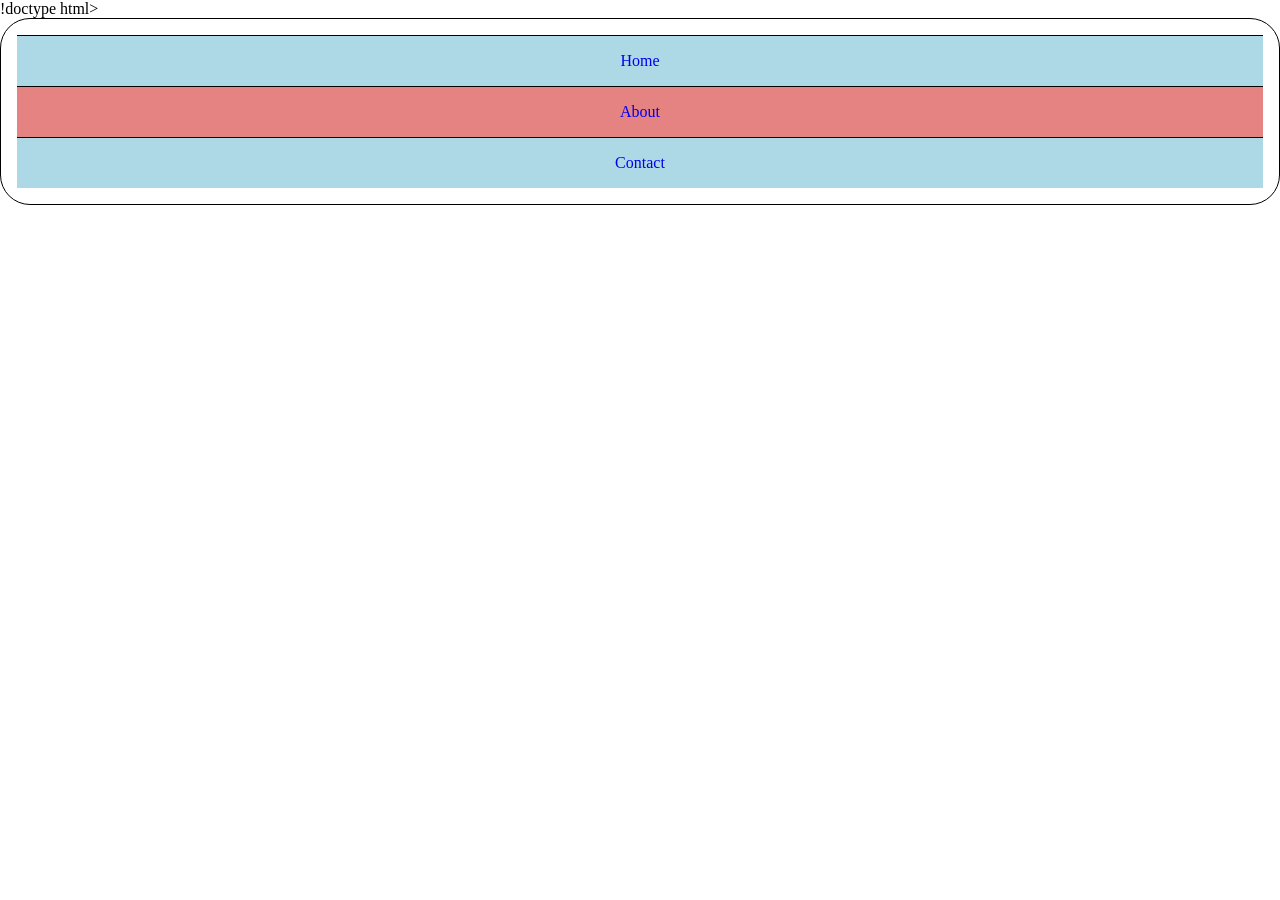
<file: css-practice/index.html>
!doctype html>
<html lang="en">
  <head>
    <meta charset="UTF-8" />
    <meta name="viewport" content="width=device-width, initial-scale=1.0" />
    <title>Document</title>
    <link rel="stylesheet" href="./style.css" />
  </head>
  <body>
    <div class="container">
      <ul>
        <li><a href="https://www.google.com/">Home</a></li>
        <li><a href="#">About</a></li>
        <li><a href="#">Contact</a></li>
      </ul>
    </div>
  </body>
</html>
</file>
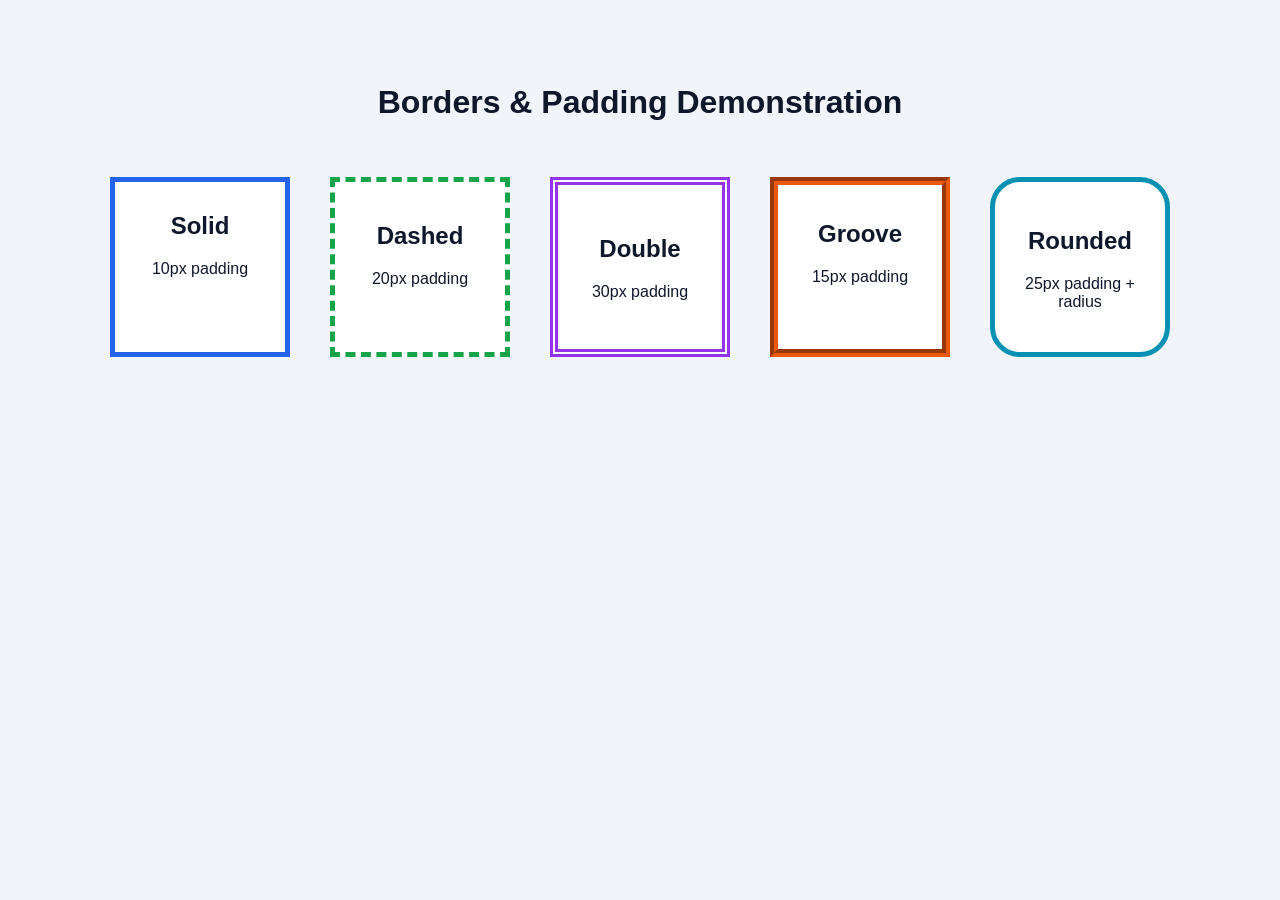
<file: css-assignment/Q1/index.html>
<!DOCTYPE html>
<html lang="en">
<head>
  <meta charset="UTF-8">
  <meta name="viewport" content="width=device-width, initial-scale=1.0">
  <title>Borders and Padding</title>
  <link rel="stylesheet" href="style.css">
</head>
<body>
  <main>
    <h1>Borders & Padding Demonstration</h1>
    <div class="boxes">
      <article class="box solid"><h2>Solid</h2><p>10px padding</p></article>
      <article class="box dashed"><h2>Dashed</h2><p>20px padding</p></article>
      <article class="box double"><h2>Double</h2><p>30px padding</p></article>
      <article class="box groove"><h2>Groove</h2><p>15px padding</p></article>
      <article class="box rounded"><h2>Rounded</h2><p>25px padding + radius</p></article>
    </div>
  </main>
</body>
</html>
</file>
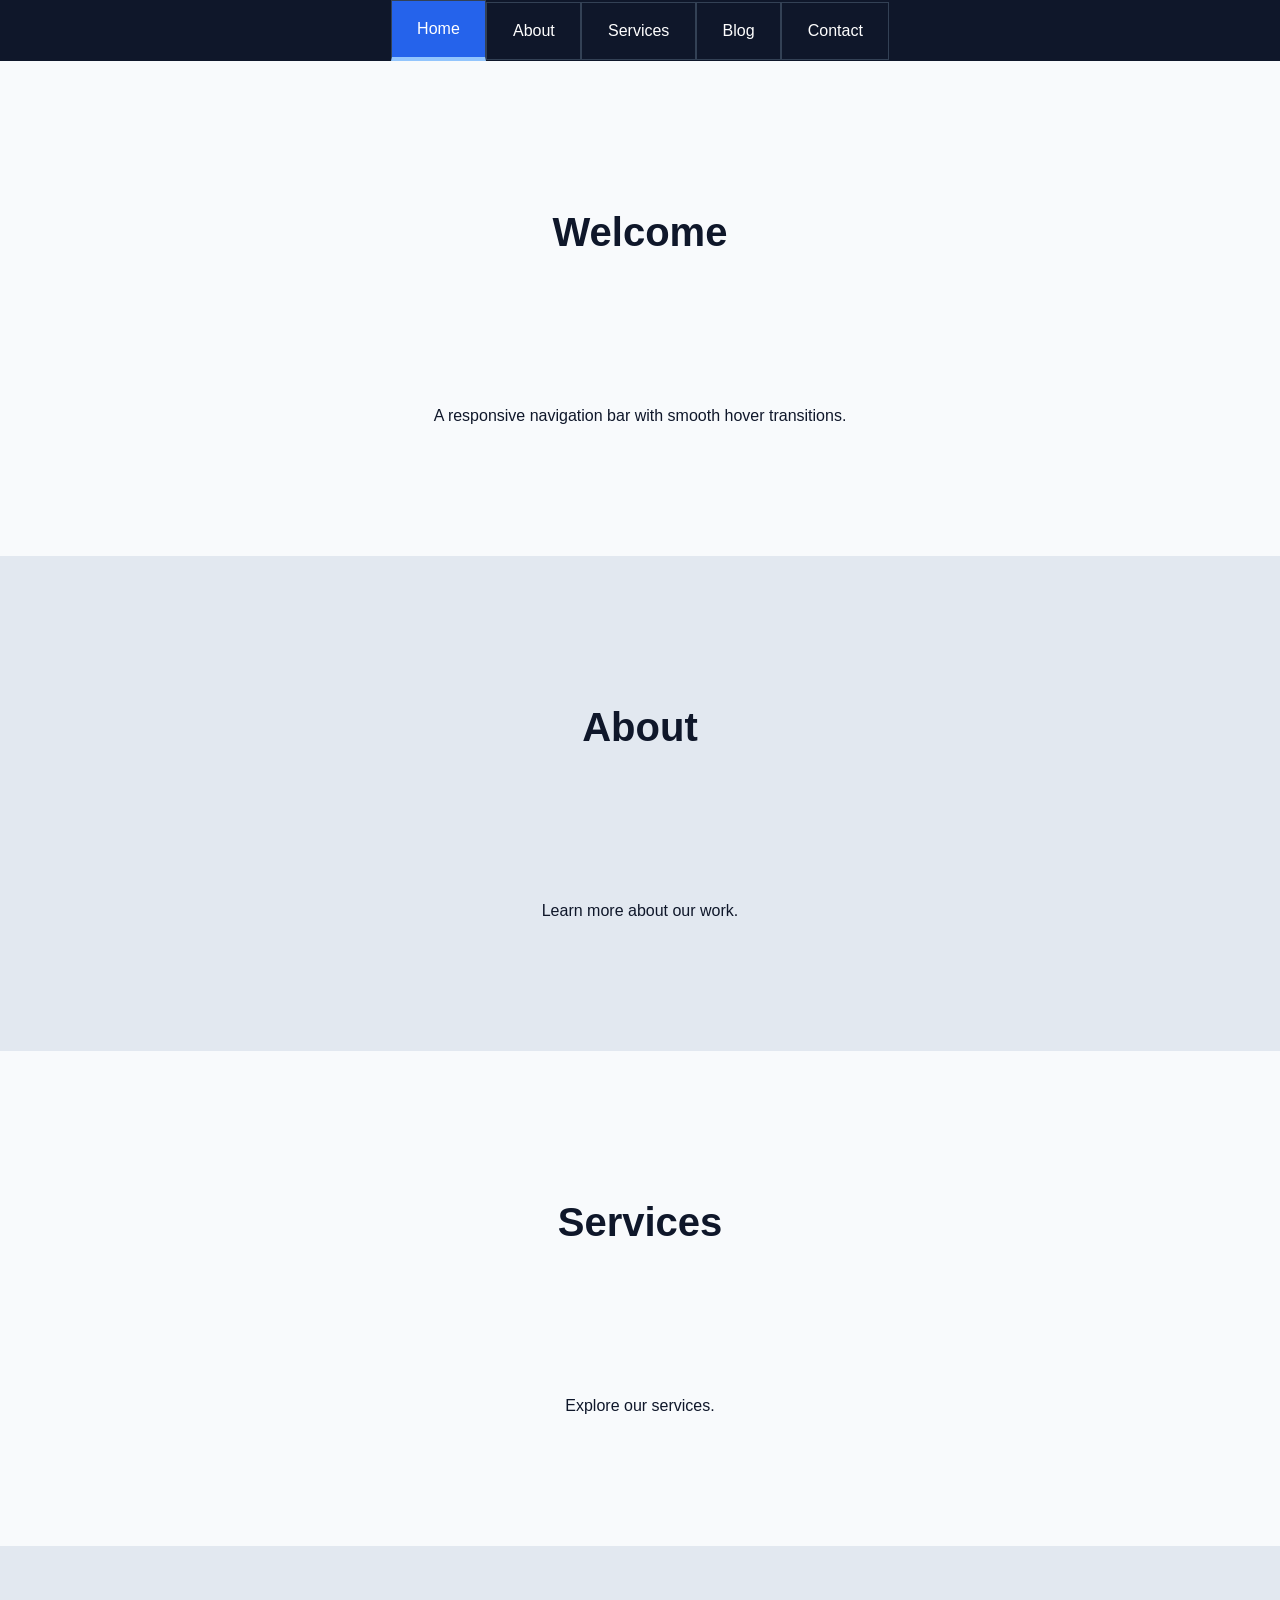
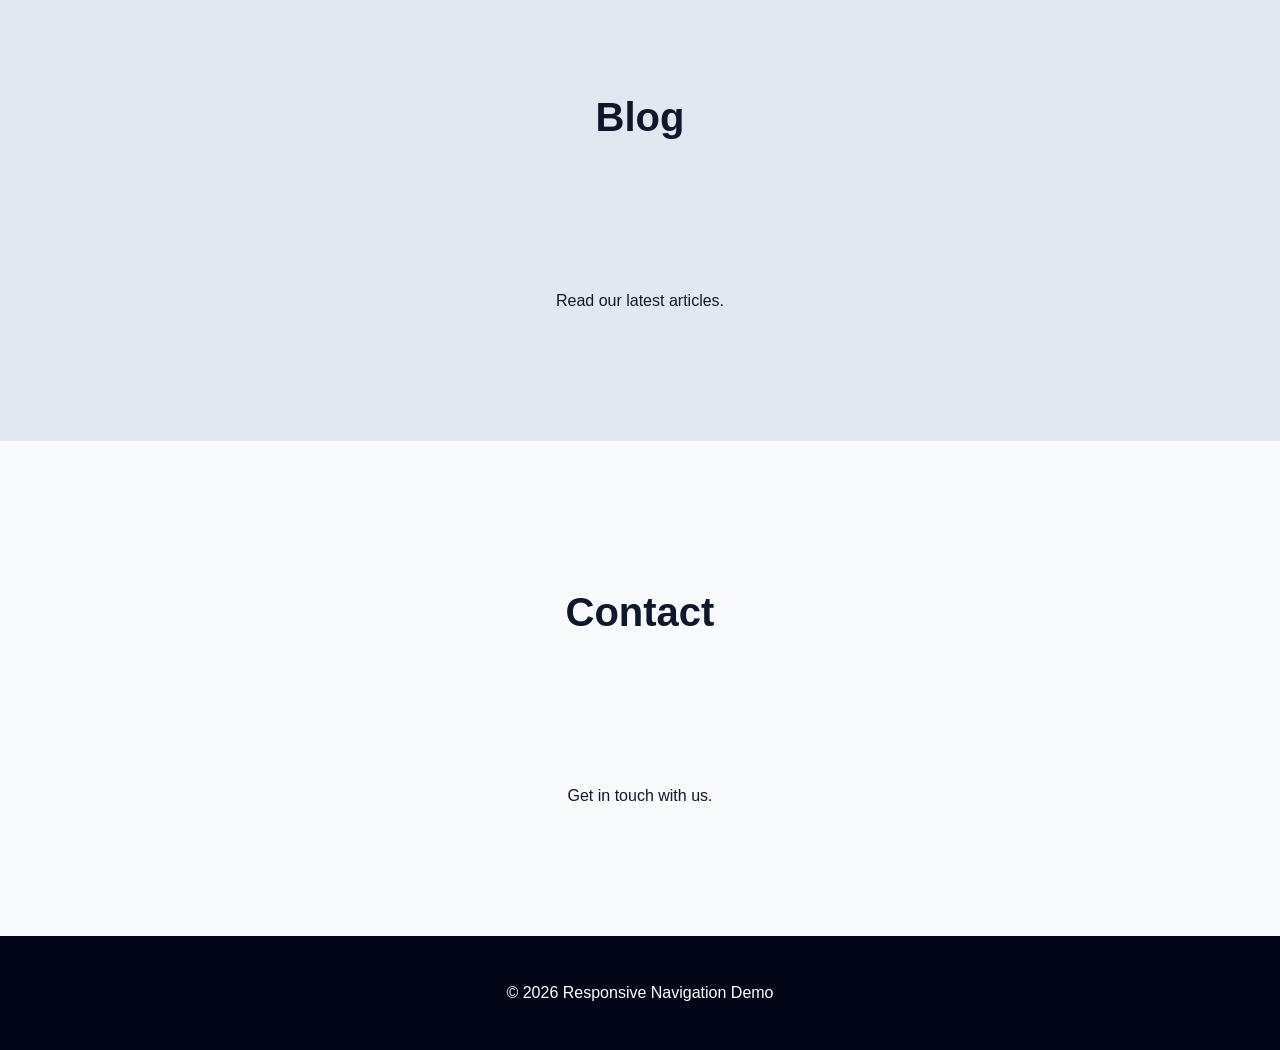
<file: css-assignment/Q10/index.html>
<!DOCTYPE html>
<html lang="en">
<head>
  <meta charset="UTF-8">
  <meta name="viewport" content="width=device-width, initial-scale=1.0">
  <title>Responsive Navigation</title>
  <link rel="stylesheet" href="style.css">
</head>
<body>
  <header>
    <nav aria-label="Main navigation">
      <a class="active" href="#home">Home</a>
      <a href="#about">About</a>
      <a href="#services">Services</a>
      <a href="#blog">Blog</a>
      <a href="#contact">Contact</a>
    </nav>
  </header>

  <main>
    <section id="home"><h1>Welcome</h1><p>A responsive navigation bar with smooth hover transitions.</p></section>
    <section id="about"><h2>About</h2><p>Learn more about our work.</p></section>
    <section id="services"><h2>Services</h2><p>Explore our services.</p></section>
    <section id="blog"><h2>Blog</h2><p>Read our latest articles.</p></section>
    <section id="contact"><h2>Contact</h2><p>Get in touch with us.</p></section>
  </main>

  <footer><p>&copy; 2026 Responsive Navigation Demo</p></footer>
</body>
</html>
</file>
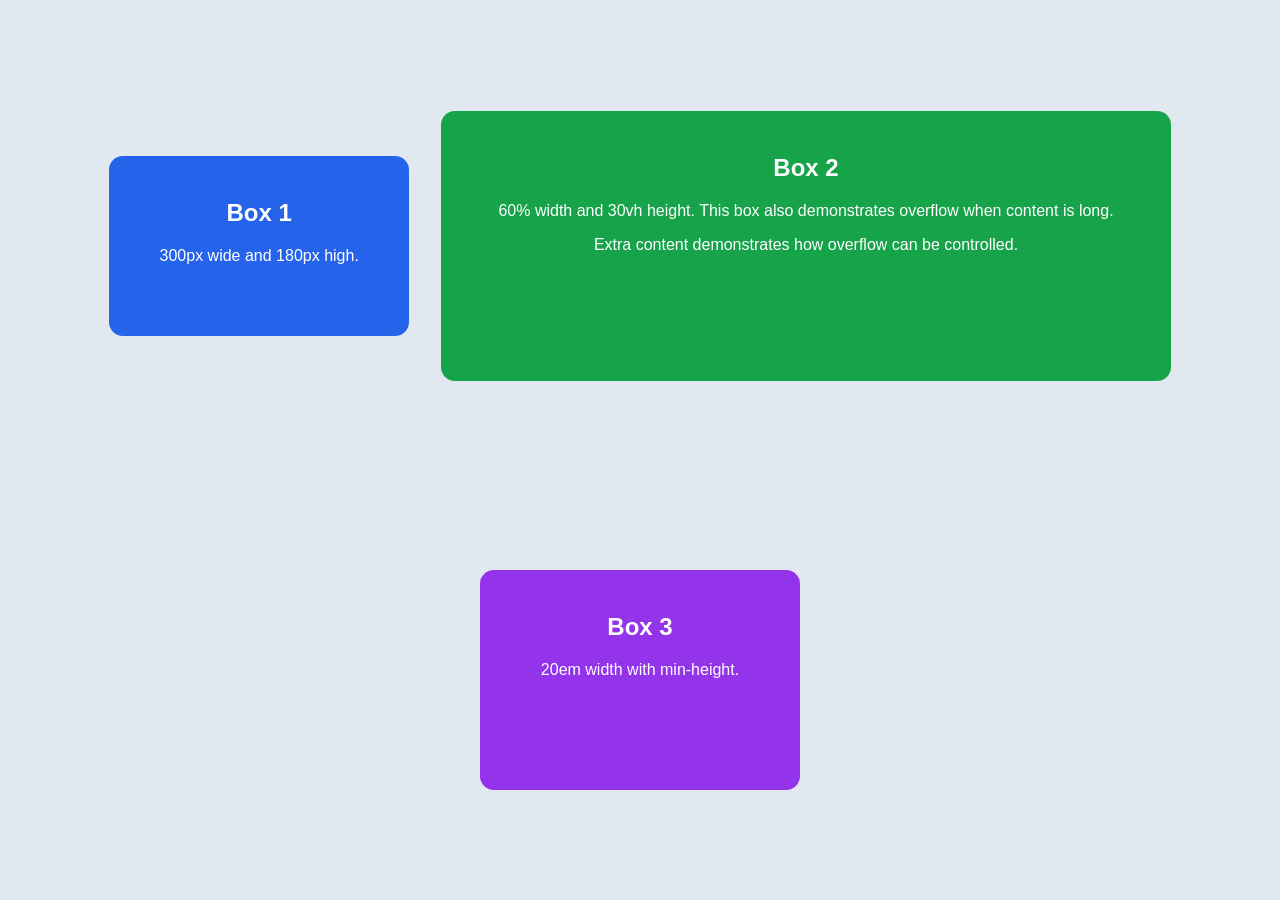
<file: css-assignment/Q2/index.html>
<!DOCTYPE html>
<html lang="en">
<head>
  <meta charset="UTF-8">
  <meta name="viewport" content="width=device-width, initial-scale=1.0">
  <title>Height and Width Practice</title>
  <link rel="stylesheet" href="style.css">
</head>
<body>
  <main class="container">
    <article class="box one"><h2>Box 1</h2><p>300px wide and 180px high.</p></article>
    <article class="box two"><h2>Box 2</h2><p>60% width and 30vh height. This box also demonstrates overflow when content is long.</p><p>Extra content demonstrates how overflow can be controlled.</p></article>
    <article class="box three"><h2>Box 3</h2><p>20em width with min-height.</p></article>
  </main>
</body>
</html>
</file>
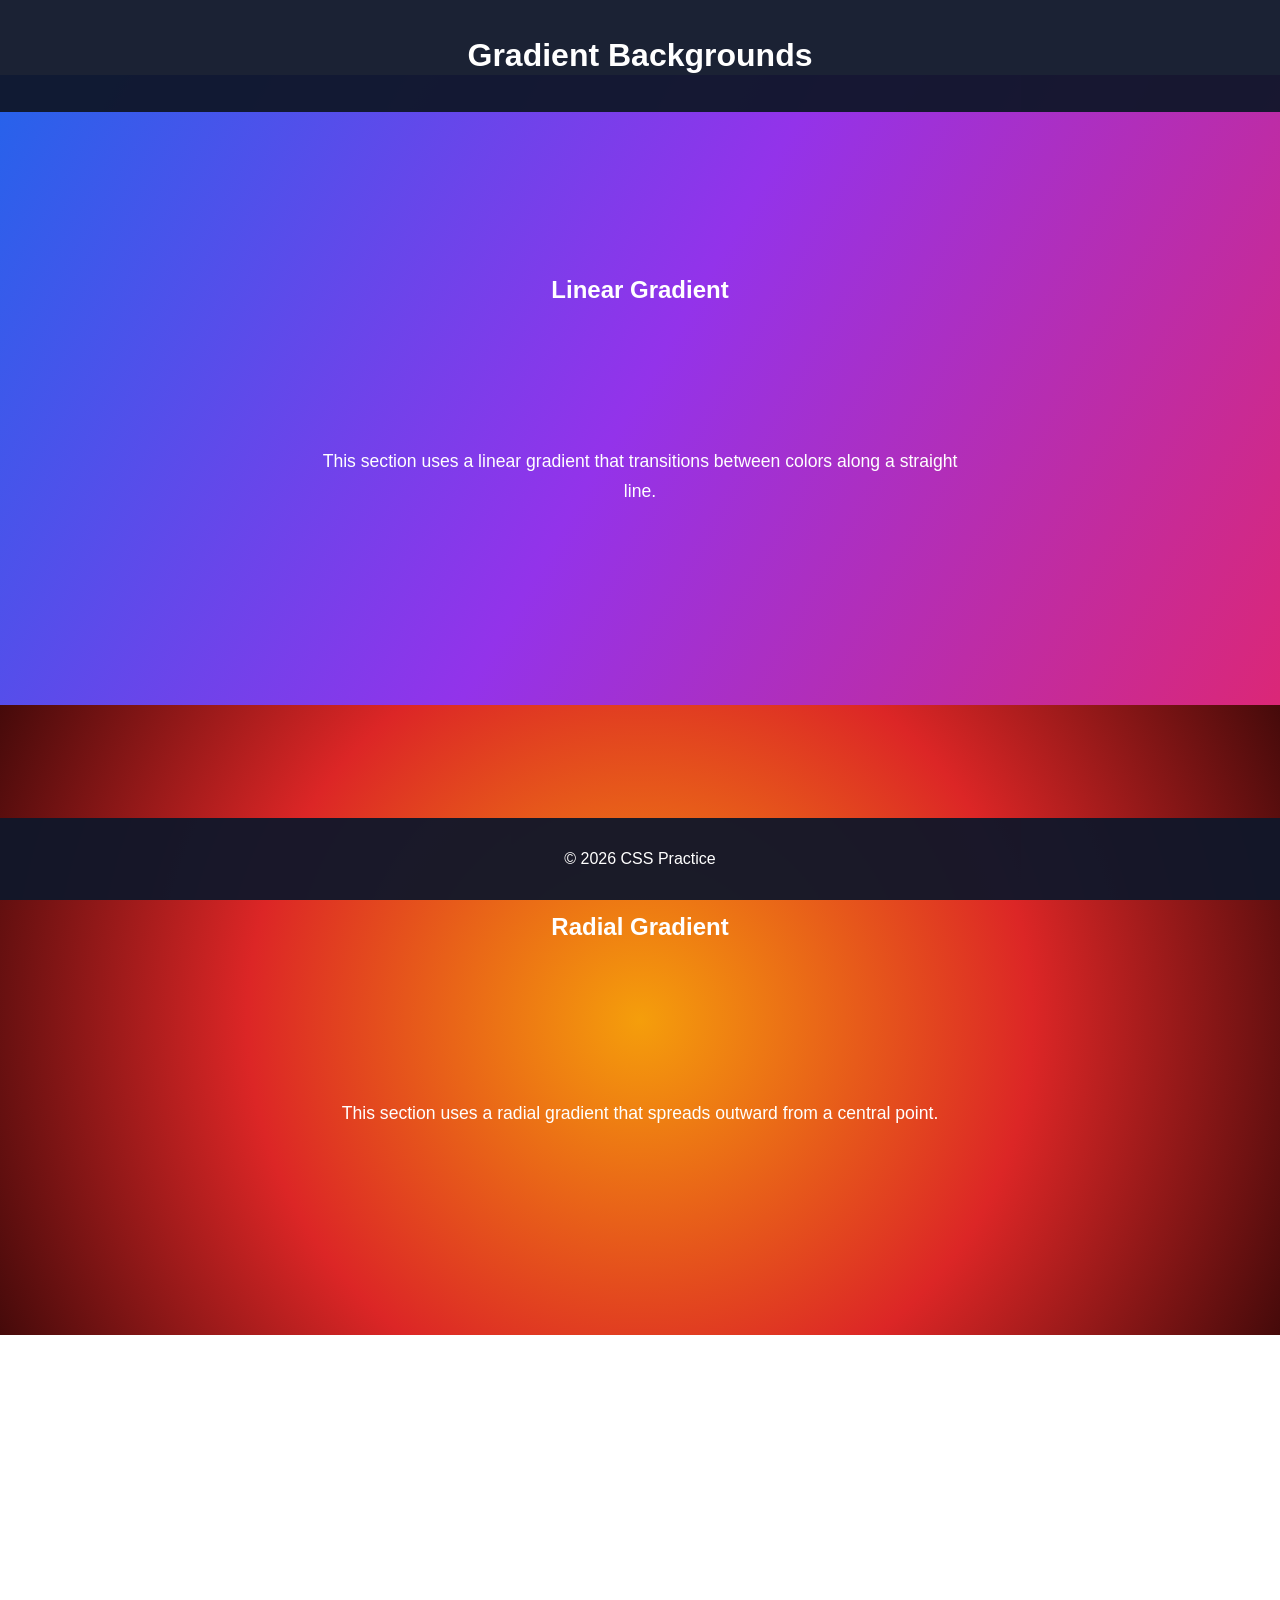
<file: css-assignment/Q3/index.html>
<!DOCTYPE html>
<html lang="en">
<head>
  <meta charset="UTF-8">
  <meta name="viewport" content="width=device-width, initial-scale=1.0">
  <title>CSS Gradients</title>
  <link rel="stylesheet" href="style.css">
</head>
<body>
  <header><h1>Gradient Backgrounds</h1></header>
  <main>
    <section class="linear"><h2>Linear Gradient</h2><p>This section uses a linear gradient that transitions between colors along a straight line.</p></section>
    <section class="radial"><h2>Radial Gradient</h2><p>This section uses a radial gradient that spreads outward from a central point.</p></section>
    <section class="parallax"><h2>Fixed Background Effect</h2><p>This section uses background-attachment: fixed for a parallax-like effect.</p></section>
  </main>
  <footer><p>&copy; 2026 CSS Practice</p></footer>
</body>
</html>
</file>
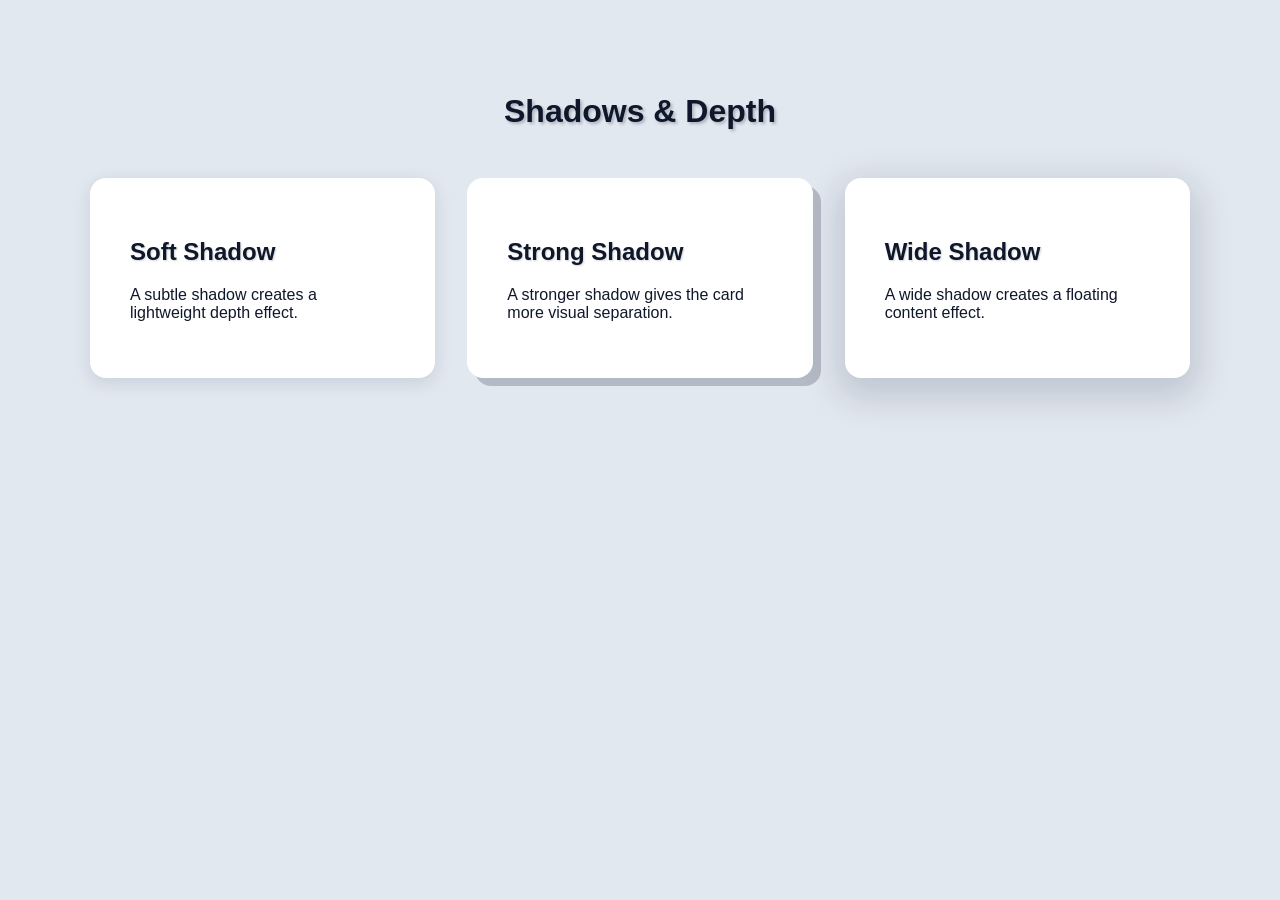
<file: css-assignment/Q4/index.html>
<!DOCTYPE html>
<html lang="en">
<head>
  <meta charset="UTF-8">
  <meta name="viewport" content="width=device-width, initial-scale=1.0">
  <title>Shadows and Depth</title>
  <link rel="stylesheet" href="style.css">
</head>
<body>
  <main>
    <h1>Shadows & Depth</h1>
    <div class="cards">
      <article class="card soft"><h2>Soft Shadow</h2><p>A subtle shadow creates a lightweight depth effect.</p></article>
      <article class="card hard"><h2>Strong Shadow</h2><p>A stronger shadow gives the card more visual separation.</p></article>
      <article class="card spread"><h2>Wide Shadow</h2><p>A wide shadow creates a floating content effect.</p></article>
    </div>
  </main>
</body>
</html>
</file>
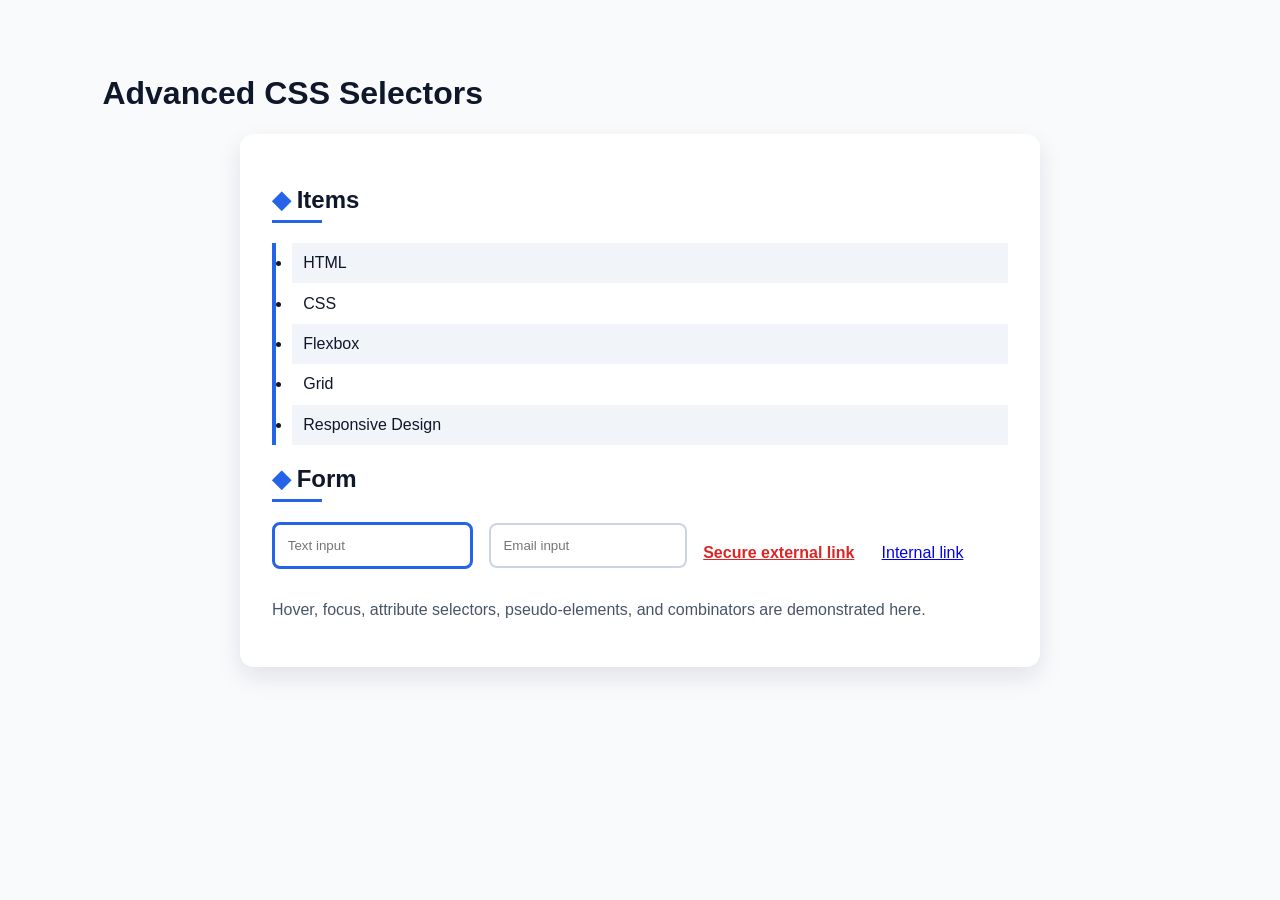
<file: css-assignment/Q5/index.html>
<!DOCTYPE html>
<html lang="en">
<head>
  <meta charset="UTF-8">
  <meta name="viewport" content="width=device-width, initial-scale=1.0">
  <title>Advanced CSS Selectors</title>
  <link rel="stylesheet" href="style.css">
</head>
<body>
  <main>
    <h1>Advanced CSS Selectors</h1>
    <section class="panel">
      <h2>Items</h2>
      <ul class="items">
        <li>HTML</li><li>CSS</li><li>Flexbox</li><li>Grid</li><li>Responsive Design</li>
      </ul>
      <h2>Form</h2>
      <div class="form-area">
        <input type="text" placeholder="Text input">
        <input type="email" placeholder="Email input">
        <a href="https://example.com">Secure external link</a>
        <a href="/about">Internal link</a>
      </div>
      <p class="note">Hover, focus, attribute selectors, pseudo-elements, and combinators are demonstrated here.</p>
    </section>
  </main>
</body>
</html>
</file>
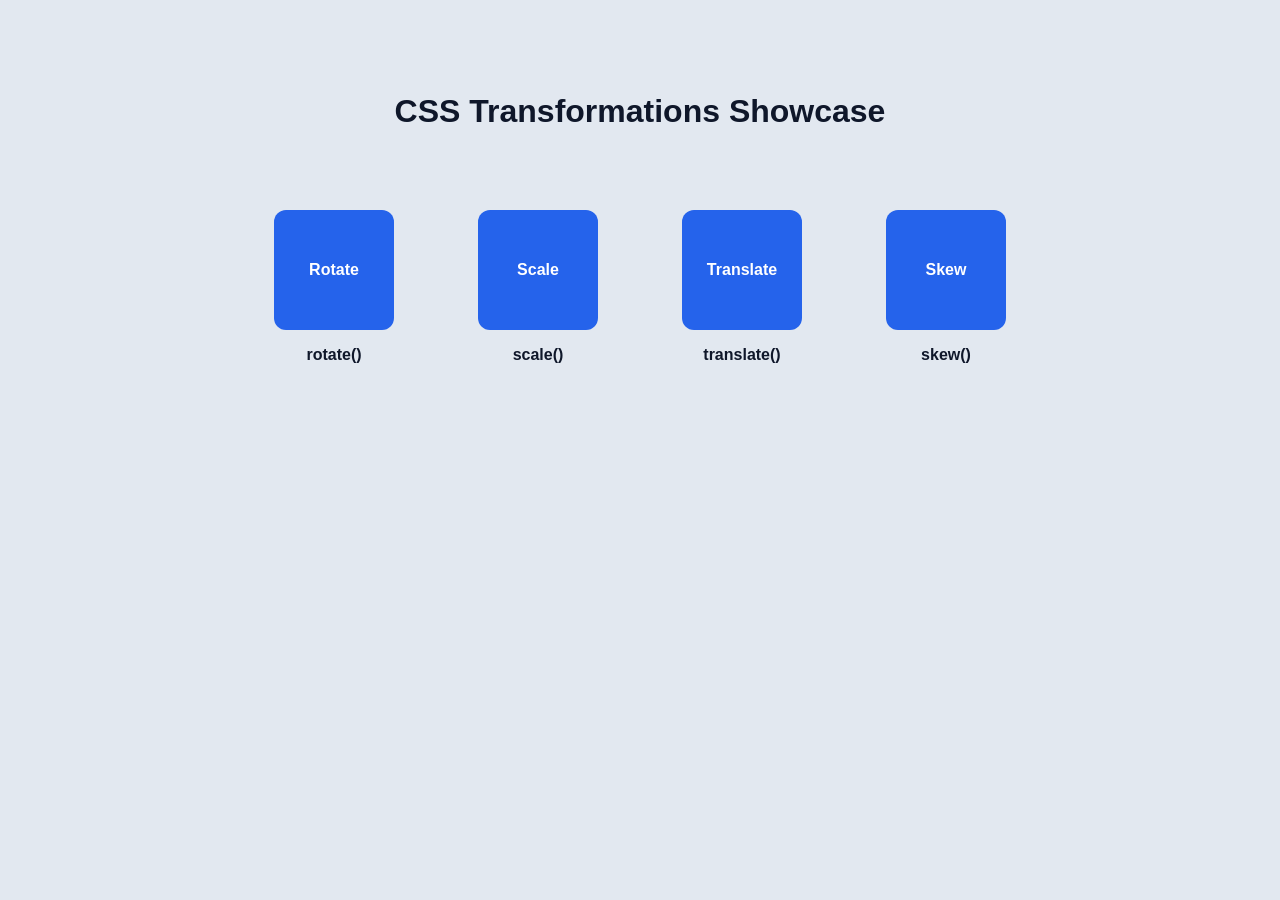
<file: css-assignment/Q6/index.html>
<!DOCTYPE html>
<html lang="en">
<head>
  <meta charset="UTF-8">
  <meta name="viewport" content="width=device-width, initial-scale=1.0">
  <title>CSS Transformations</title>
  <link rel="stylesheet" href="style.css">
</head>
<body>
  <main>
    <h1>CSS Transformations Showcase</h1>
    <div class="showcase">
      <div class="item"><div class="box rotate">Rotate</div><p>rotate()</p></div>
      <div class="item"><div class="box scale">Scale</div><p>scale()</p></div>
      <div class="item"><div class="box translate">Translate</div><p>translate()</p></div>
      <div class="item"><div class="box skew">Skew</div><p>skew()</p></div>
    </div>
  </main>
</body>
</html>
</file>
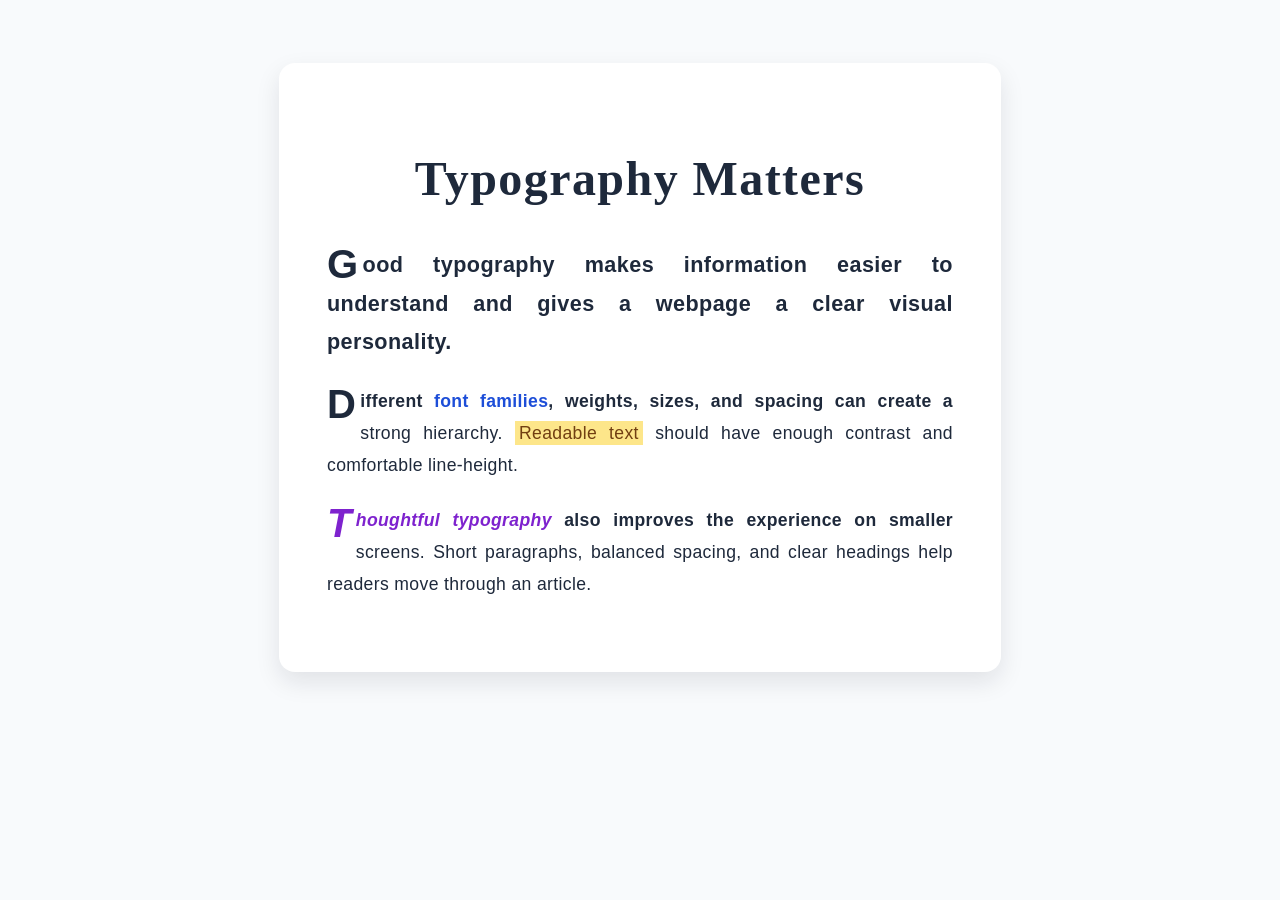
<file: css-assignment/Q7/index.html>
<!DOCTYPE html>
<html lang="en">
<head>
  <meta charset="UTF-8">
  <meta name="viewport" content="width=device-width, initial-scale=1.0">
  <title>Typography and Text Styling</title>
  <link rel="stylesheet" href="style.css">
</head>
<body>
  <main>
    <article>
      <h1>Typography Matters</h1>
      <p class="lead">Good typography makes information easier to understand and gives a webpage a clear visual personality.</p>
      <p>Different <strong>font families</strong>, weights, sizes, and spacing can create a strong hierarchy. <mark>Readable text</mark> should have enough contrast and comfortable line-height.</p>
      <p><em>Thoughtful typography</em> also improves the experience on smaller screens. Short paragraphs, balanced spacing, and clear headings help readers move through an article.</p>
    </article>
  </main>
</body>
</html>
</file>
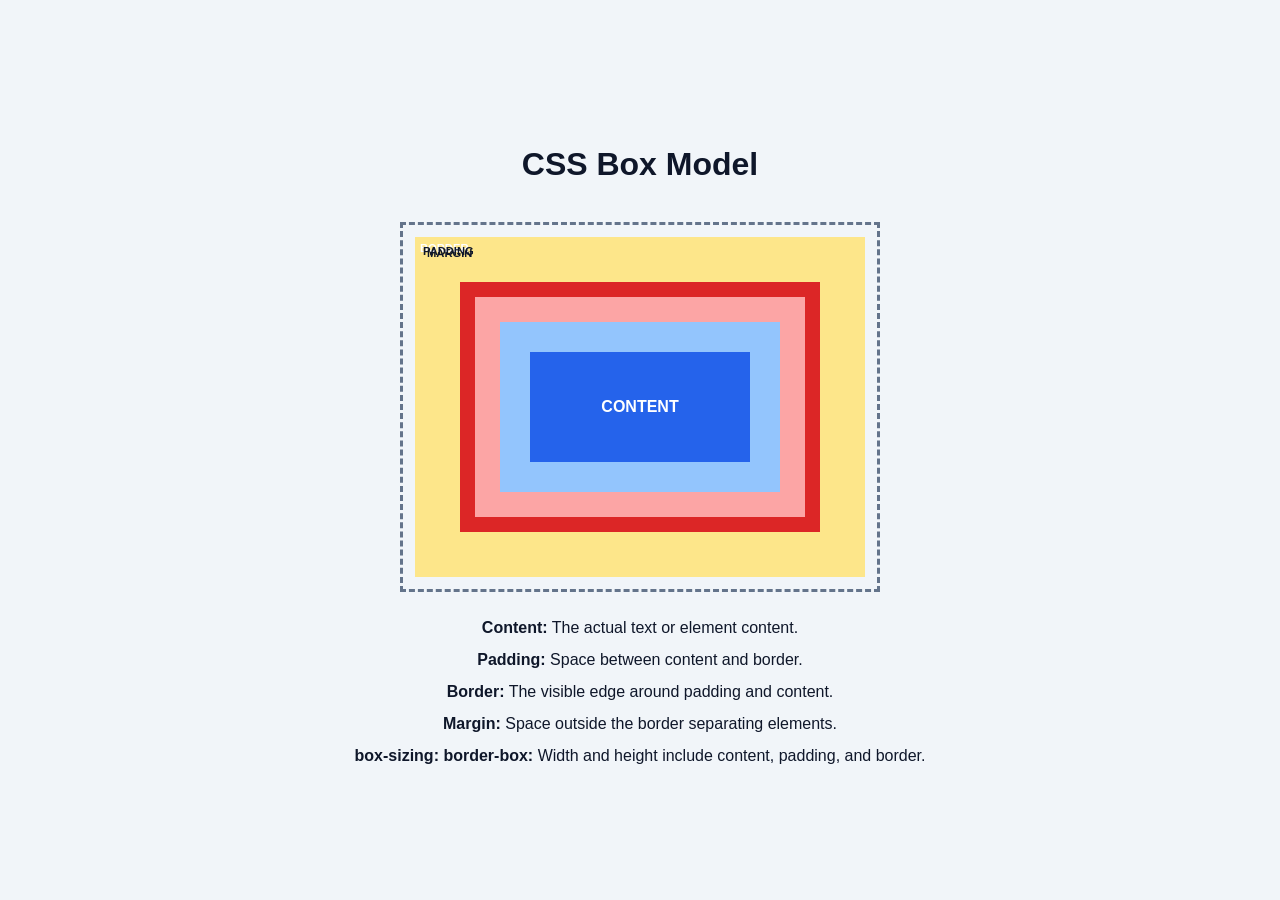
<file: css-assignment/Q8/index.html>
<!DOCTYPE html>
<html lang="en">
<head>
  <meta charset="UTF-8">
  <meta name="viewport" content="width=device-width, initial-scale=1.0">
  <title>Box Model Exploration</title>
  <link rel="stylesheet" href="style.css">
</head>
<body>
  <main>
    <h1>CSS Box Model</h1>
    <div class="demo">
      <div class="margin-layer">
        <span class="label margin-label">MARGIN</span>
        <div class="border-layer">
          <span class="label border-label">BORDER</span>
          <div class="padding-layer">
            <span class="label padding-label">PADDING</span>
            <div class="content">CONTENT</div>
          </div>
        </div>
      </div>
    </div>
    <div class="explanation">
      <p><strong>Content:</strong> The actual text or element content.</p>
      <p><strong>Padding:</strong> Space between content and border.</p>
      <p><strong>Border:</strong> The visible edge around padding and content.</p>
      <p><strong>Margin:</strong> Space outside the border separating elements.</p>
      <p><strong>box-sizing: border-box:</strong> Width and height include content, padding, and border.</p>
    </div>
  </main>
</body>
</html>
</file>
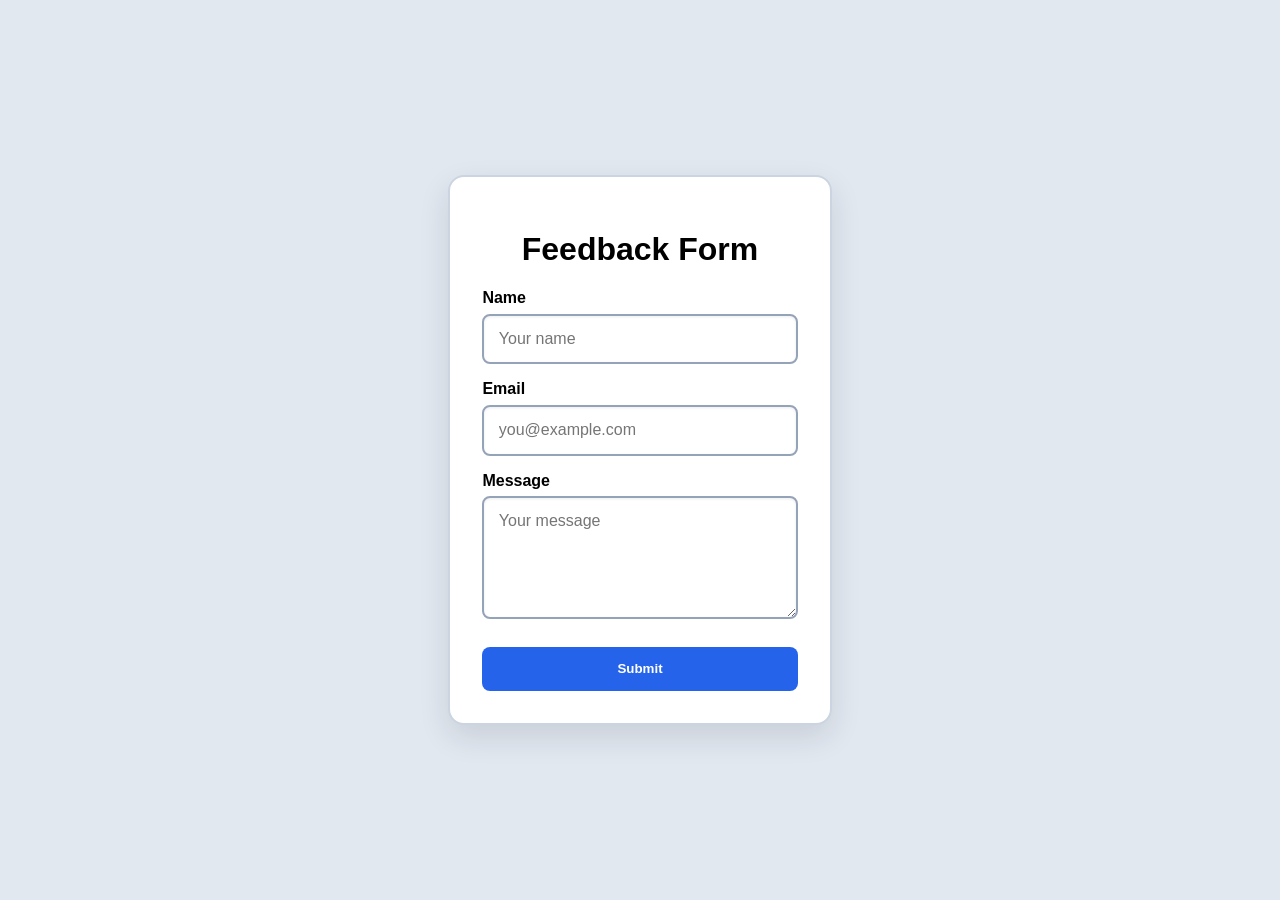
<file: css-assignment/Q9/index.html>
<!DOCTYPE html>
<html lang="en">
<head>
  <meta charset="UTF-8">
  <meta name="viewport" content="width=device-width, initial-scale=1.0">
  <title>Outline and Focus Form</title>
  <link rel="stylesheet" href="style.css">
</head>
<body>
  <main>
    <form action="#" method="post">
      <h1>Feedback Form</h1>
      <label for="name">Name</label>
      <input id="name" type="text" placeholder="Your name" required>

      <label for="email">Email</label>
      <input id="email" type="email" placeholder="you@example.com" required>

      <label for="message">Message</label>
      <textarea id="message" rows="5" placeholder="Your message" required></textarea>

      <button type="submit">Submit</button>
    </form>
  </main>
</body>
</html>
</file>
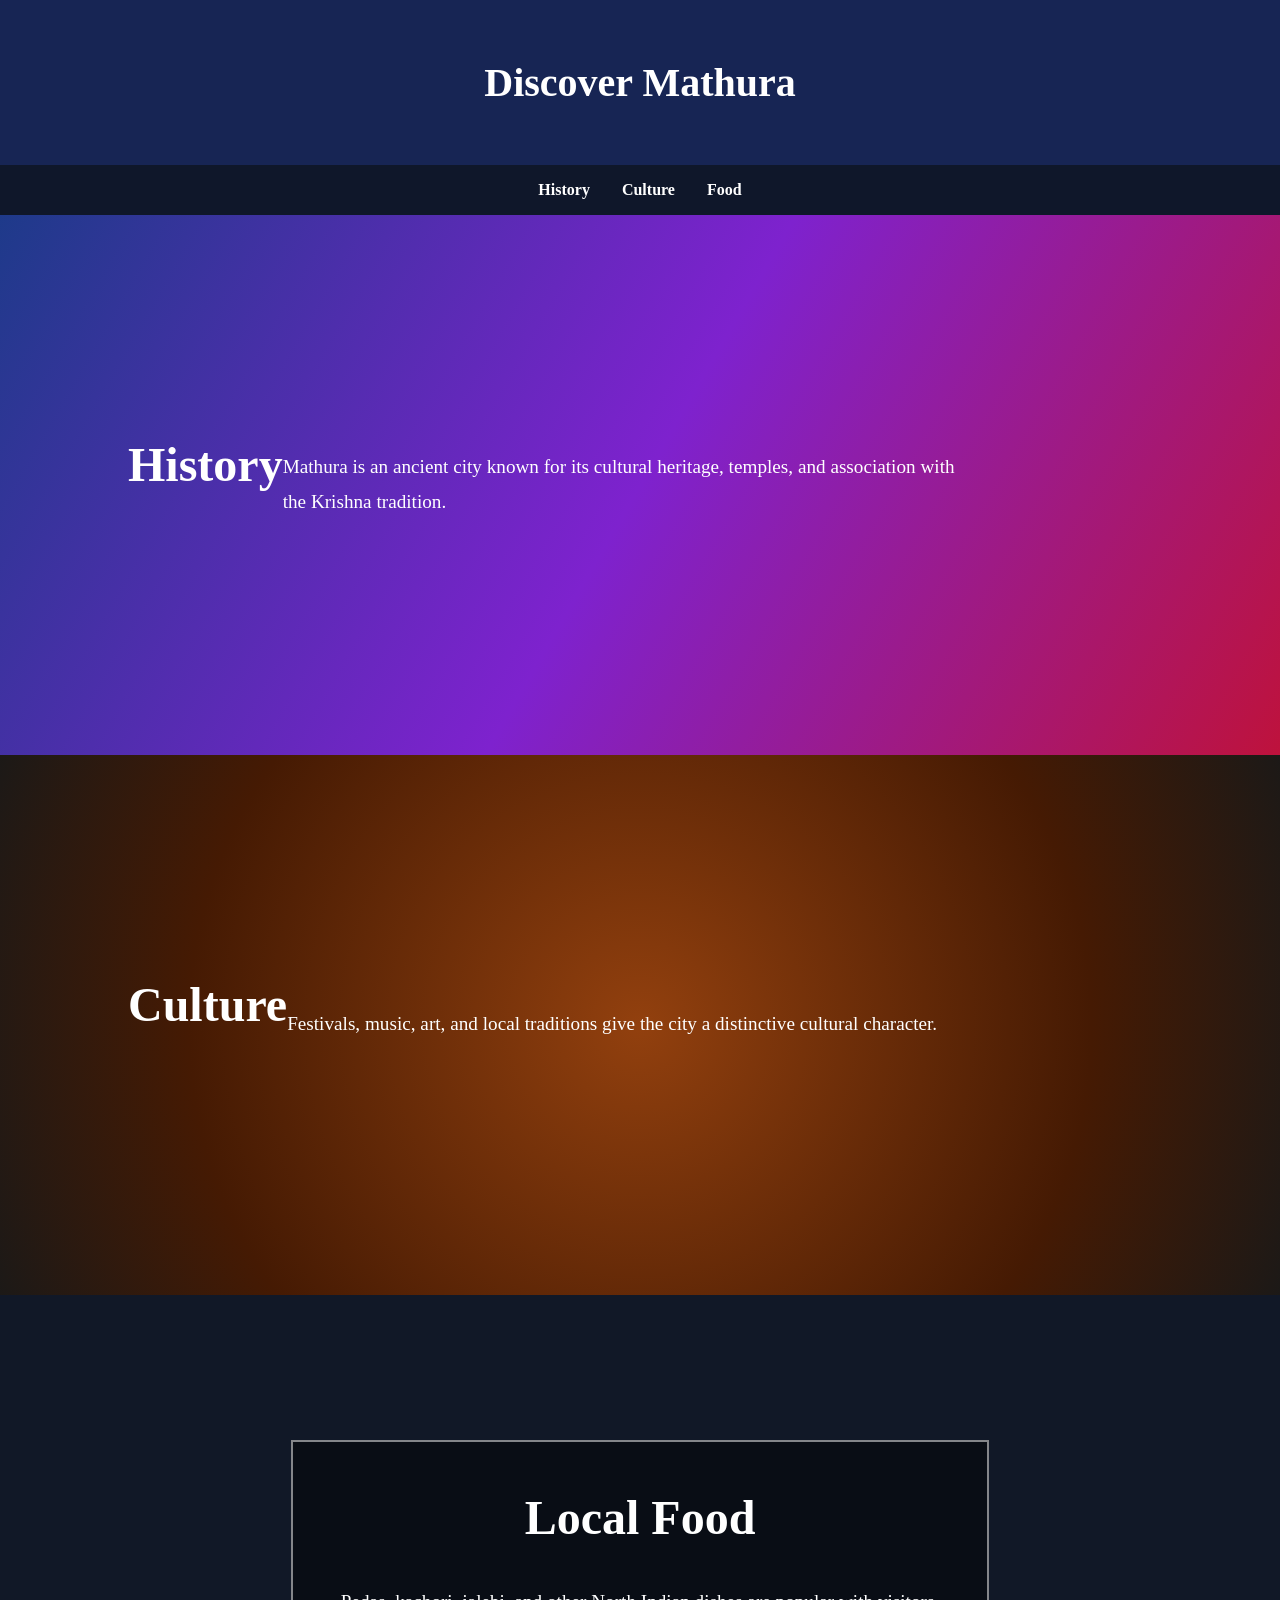
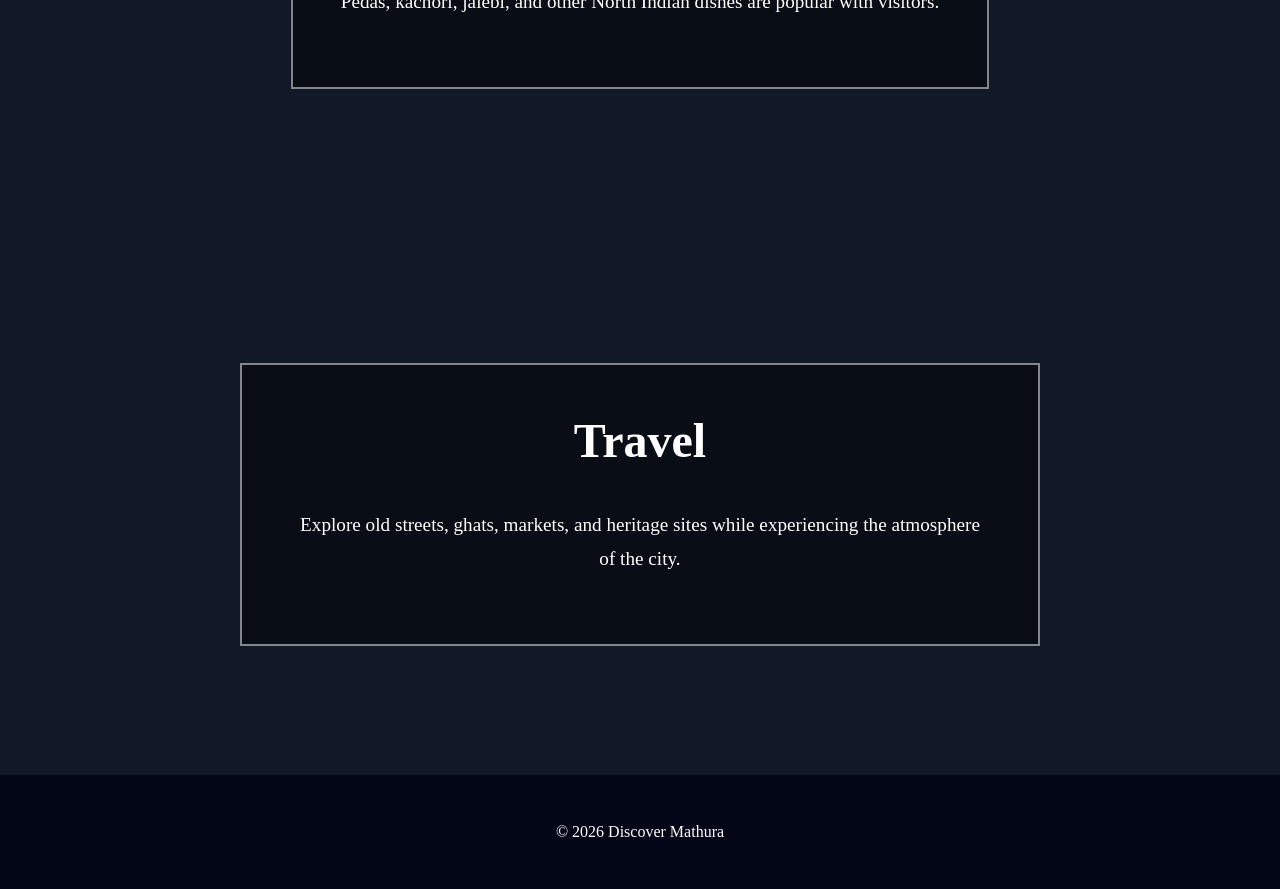
<file: css-basics/Q2/index.html>
<!DOCTYPE html>
<html lang="en">
<head>
  <meta charset="UTF-8">
  <meta name="viewport" content="width=device-width, initial-scale=1.0">
  <title>Discover Mathura</title>
  <link rel="stylesheet" href="style.css">
</head>
<body>
  <header><h1>Discover Mathura</h1></header>
  <nav>
    <a href="#history">History</a><a href="#culture">Culture</a><a href="#food">Food</a>
  </nav>
  <main>
    <section id="history" class="linear">
      <h2>History</h2>
      <p>Mathura is an ancient city known for its cultural heritage, temples, and association with the Krishna tradition.</p>
    </section>
    <section id="culture" class="radial">
      <h2>Culture</h2>
      <p>Festivals, music, art, and local traditions give the city a distinctive cultural character.</p>
    </section>
    <section id="food" class="parallax one">
      <div><h2>Local Food</h2><p>Pedas, kachori, jalebi, and other North Indian dishes are popular with visitors.</p></div>
    </section>
    <section class="parallax two">
      <div><h2>Travel</h2><p>Explore old streets, ghats, markets, and heritage sites while experiencing the atmosphere of the city.</p></div>
    </section>
  </main>
  <footer><p>&copy; 2026 Discover Mathura</p></footer>
</body>
</html>
</file>
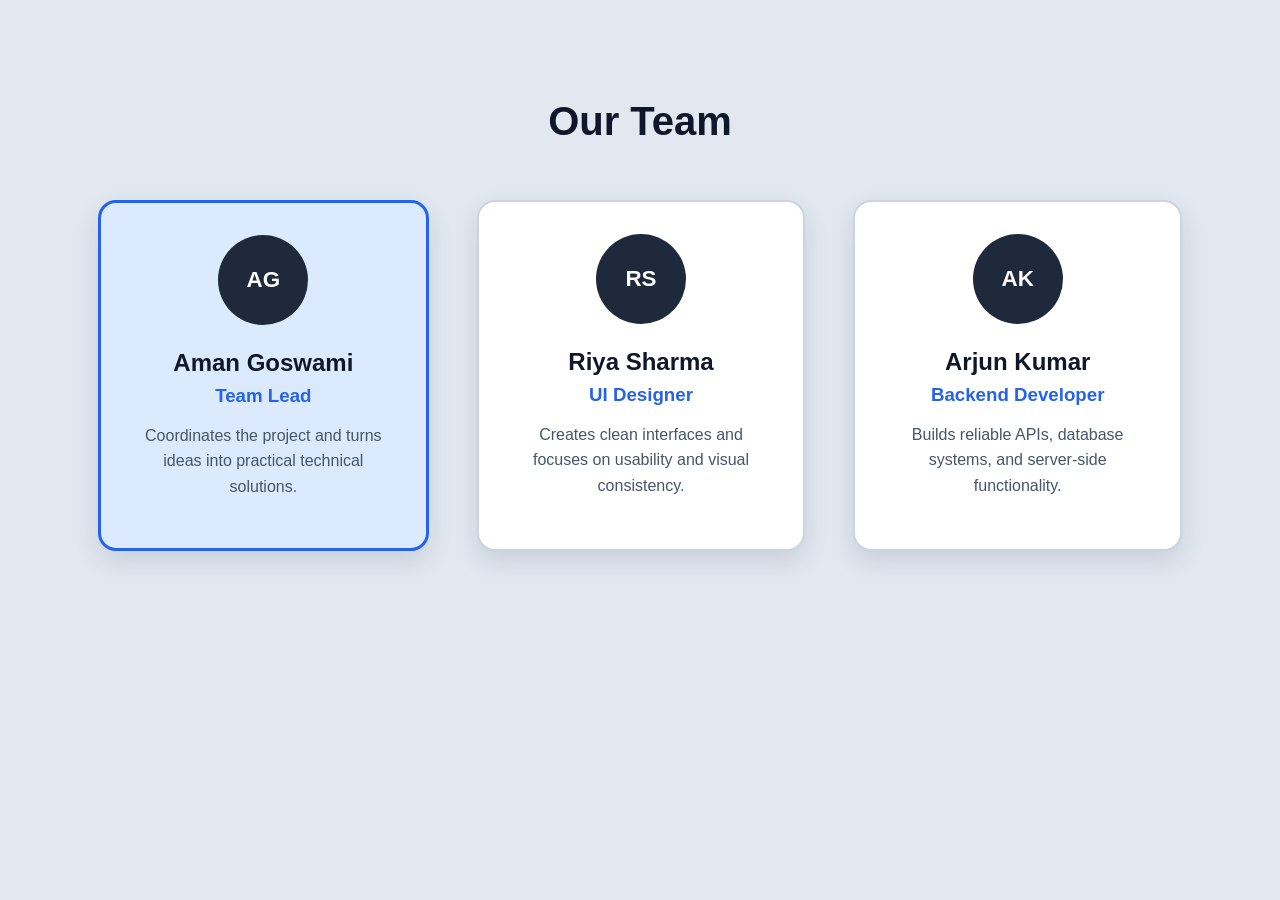
<file: css-basics/Q3/index.html>
<!DOCTYPE html>
<html lang="en">
<head>
  <meta charset="UTF-8">
  <meta name="viewport" content="width=device-width, initial-scale=1.0">
  <title>Team Members</title>
  <link rel="stylesheet" href="style.css">
</head>
<body>
  <main class="team-section">
    <h1>Our Team</h1>
    <div class="team">
      <article class="card lead">
        <div class="avatar">AG</div>
        <h2>Aman Goswami</h2><h3>Team Lead</h3>
        <p>Coordinates the project and turns ideas into practical technical solutions.</p>
      </article>
      <article class="card">
        <div class="avatar">RS</div>
        <h2>Riya Sharma</h2><h3>UI Designer</h3>
        <p>Creates clean interfaces and focuses on usability and visual consistency.</p>
      </article>
      <article class="card">
        <div class="avatar">AK</div>
        <h2>Arjun Kumar</h2><h3>Backend Developer</h3>
        <p>Builds reliable APIs, database systems, and server-side functionality.</p>
      </article>
    </div>
  </main>
</body>
</html>
</file>
<file: css-practice/style.css>
*{
    margin: 0px;
    padding: 0px;
}

.container{
    border: 1px solid black;
    border-radius: 30px;
}


.container  a{
    text-decoration: none;
    cursor:pointer;
    /* border: 1px solid red; */
    display: block;
   
}

.container a:hover{
    color: white;
    background-color: gray;
}




.container ul{
    list-style-type: none;
    /* border: 1px solid black; */
    padding: 1rem
}

.container ul li{
    /* border: 1px solid orange; */
   
    background-color: lightblue;
    text-align: center;
    border-top: 1px solid black;
    padding: 1rem  ;
}

ul li:nth-child(even){
    background-color: rgb(229, 130, 130);
}
</file>
<file: css-assignment/Q1/style.css>
* { box-sizing: border-box; }
body { margin: 0; font-family: Arial, sans-serif; background: #f1f5f9; color: #0f172a; }
main { min-height: 100vh; padding: 7vh 5%; }
h1 { text-align: center; margin-bottom: 3rem; }
.boxes { display: flex; flex-wrap: wrap; justify-content: center; gap: 1.5rem; }
.box {
  width: 180px; min-height: 150px; margin: .5rem;
  text-align: center; background: white;
  transition: border-color .3s ease;
}
.box:hover { border-color: #ef4444; }
.solid { border: 5px solid #2563eb; padding: 10px; }
.dashed { border: 5px dashed #16a34a; padding: 20px; }
.double { border: 8px double #9333ea; padding: 30px; }
.groove { border: 8px groove #ea580c; padding: 15px; }
.rounded { border: 5px solid #0891b2; border-radius: 30px; padding: 25px; }
</file>
<file: css-assignment/Q10/style.css>
* { box-sizing: border-box; scroll-behavior: smooth; }
body { margin: 0; font-family: Arial, sans-serif; color: #0f172a; background: #f8fafc; }
header { position: sticky; top: 0; z-index: 10; background: #0f172a; }
nav { display: flex; justify-content: center; align-items: center; }
nav a {
  padding: 1.2rem 1.6rem; border: 1px solid #334155;
  color: white; text-decoration: none;
  transition: all 0.3s ease;
}
nav a:hover { background: #1e3a8a; border-color: #60a5fa; transform: translateY(-2px); }
nav a.active { background: #2563eb; border-bottom: 4px solid #93c5fd; }
section { min-height: 55vh; display: grid; place-items: center; text-align: center; padding: 4rem; }
section:nth-child(even) { background: #e2e8f0; }
section h1, section h2 { font-size: 2.5rem; }
footer { padding: 2rem; text-align: center; background: #020617; color: white; }
@media (max-width: 700px) {
  nav { flex-direction: column; align-items: stretch; }
  nav a { text-align: center; width: 100%; }
}
</file>
<file: css-assignment/Q2/style.css>
* { box-sizing: border-box; }
body { margin: 0; font-family: Arial, sans-serif; background: #e2e8f0; }
.container {
  min-height: 100vh; display: flex; flex-wrap: wrap;
  justify-content: center; align-items: center; gap: 2rem; padding: 2rem;
}
.box {
  padding: 1.5rem; border-radius: 14px; color: white;
  max-width: 100%; text-align: center;
}
.one { width: 300px; height: 180px; background: #2563eb; }
.two { width: 60%; height: 30vh; min-height: 180px; background: #16a34a; overflow: auto; }
.three { width: 20em; min-height: 220px; max-width: 90%; background: #9333ea; }
@media (max-width: 650px) { .two { width: 90%; } }
</file>
<file: css-assignment/Q3/style.css>
* { box-sizing: border-box; }
body { margin: 0; font-family: Arial, sans-serif; color: white; }
header, footer { position: fixed; left: 0; width: 100%; z-index: 10; text-align: center; background: rgba(15,23,42,.95); padding: 1rem; }
header { top: 0; } footer { bottom: 0; }
main { padding-top: 75px; padding-bottom: 70px; }
section { min-height: 70vh; display: grid; place-items: center; text-align: center; padding: 10%; }
section p { max-width: 650px; line-height: 1.7; font-size: 1.1rem; }
.linear { background: linear-gradient(120deg, #2563eb, #9333ea, #db2777); }
.radial { background: radial-gradient(circle, #f59e0b, #dc2626 55%, #450a0a); }
.parallax {
  background-image: linear-gradient(rgba(0,0,0,.55), rgba(0,0,0,.55)), url("https://placehold.co/1600x900/334155/ffffff?text=Parallax");
  background-size: cover; background-position: center; background-attachment: fixed;
}
</file>
<file: css-assignment/Q4/style.css>
* { box-sizing: border-box; }
body { margin: 0; font-family: Arial, sans-serif; background: #e2e8f0; color: #0f172a; }
main { min-height: 100vh; padding: 8vh 6%; }
h1 { text-align: center; text-shadow: 2px 2px 3px rgba(15,23,42,.25); margin-bottom: 3rem; }
.cards { display: flex; gap: 2rem; max-width: 1100px; margin: auto; }
.card {
  flex: 1; padding: 2.5rem; background: white; border-radius: 16px;
  transition: transform .3s ease, box-shadow .3s ease;
}
.card:hover { transform: translateY(-12px); box-shadow: 0 25px 45px rgba(15,23,42,.25); }
.soft { box-shadow: 0 5px 18px rgba(15,23,42,.12); }
.hard { box-shadow: 8px 8px 0 rgba(15,23,42,.22); }
.spread { box-shadow: 0 12px 35px 8px rgba(15,23,42,.16); }
.card h2 { text-shadow: 1px 1px 2px rgba(15,23,42,.18); }
@media (max-width: 700px) { .cards { flex-direction: column; } }
</file>
<file: css-assignment/Q5/style.css>
* { box-sizing: border-box; }
body { margin: 0; font-family: Arial, sans-serif; background: #f8fafc; color: #0f172a; }
main { min-height: 100vh; padding: 6vh 8%; }
.panel { max-width: 800px; margin: auto; padding: 2rem; background: white; border-radius: 14px; box-shadow: 0 10px 25px rgba(15,23,42,.1); }

/* Attribute selector: targets only text inputs. */
input[type="text"] { border: 3px solid #2563eb; }
/* Attribute selector: targets links whose href starts with https. */
a[href^="https"] { font-weight: bold; color: #dc2626; }

/* Pseudo-class selectors. */
.items li:hover { background: #dbeafe; }
input:focus { outline: 3px solid #93c5fd; }
.items li:nth-child(odd) { background: #f1f5f9; }

/* Pseudo-elements add decorative content. */
.panel h2::before { content: "◆ "; color: #2563eb; }
.panel h2::after { content: ""; display: block; width: 50px; height: 3px; margin-top: .4rem; background: #2563eb; }

/* Child combinator: only direct li children of .items. */
.items > li { padding: .7rem; }
/* Adjacent sibling combinator: the element immediately after the h2. */
h2 + .items { border-left: 4px solid #2563eb; padding-left: 1rem; }
/* General sibling combinator: every .note after .form-area. */
.form-area ~ .note { margin-top: 2rem; color: #475569; }
/* Descendant combinator: any a inside .form-area. */
.form-area a { display: inline-block; margin: 1rem .7rem 0 0; }
.form-area { display: flex; flex-wrap: wrap; align-items: center; gap: 1rem; }
input { padding: .8rem; border-radius: 8px; border: 2px solid #cbd5e1; }
</file>
<file: css-assignment/Q6/style.css>
* { box-sizing: border-box; }
body { margin: 0; font-family: Arial, sans-serif; background: #e2e8f0; color: #0f172a; }
main { min-height: 100vh; padding: 8vh 5%; }
h1 { text-align: center; margin-bottom: 5rem; }
.showcase { display: flex; justify-content: center; align-items: center; gap: 4rem; flex-wrap: wrap; }
.item { text-align: center; min-width: 140px; }
.box {
  width: 120px; height: 120px; margin: auto;
  display: grid; place-items: center; background: #2563eb; color: white;
  border-radius: 12px; font-weight: bold;
  transition: all 0.4s ease;
}
.rotate:hover { transform: rotate(20deg); }
.scale:hover { transform: scale(1.25); }
.translate:hover { transform: translate(20px, -20px); }
.skew:hover { transform: skew(15deg, 8deg); }
.item p { font-weight: bold; }
</file>
<file: css-assignment/Q7/style.css>
* { box-sizing: border-box; }
body { margin: 0; background: #f8fafc; color: #1e293b; }
main { max-width: 850px; margin: auto; padding: 7vh 5%; }
article { background: white; padding: 3rem; border-radius: 16px; box-shadow: 0 10px 25px rgba(15,23,42,.1); }
h1 { font-family: Georgia, serif; font-size: 3rem; font-weight: 800; letter-spacing: .03em; text-align: center; }
p { font-family: Arial, sans-serif; font-size: 1.1rem; line-height: 1.8; letter-spacing: .02em; text-align: justify; margin-bottom: 1.5rem; }
.lead { font-size: 1.35rem; font-weight: 600; }
mark { background: #fde68a; color: #713f12; padding: .1em .25em; }
strong { color: #1d4ed8; }
em { color: #7e22ce; }
p::first-letter { font-size: 2.5rem; font-weight: 800; float: left; line-height: .9; margin-right: .1em; }
p::first-line { font-weight: 700; }
</file>
<file: css-assignment/Q8/style.css>
* { box-sizing: border-box; }
body { margin: 0; font-family: Arial, sans-serif; background: #f1f5f9; color: #0f172a; }
main { min-height: 100vh; display: flex; flex-direction: column; align-items: center; justify-content: center; padding: 3rem; }
.demo { outline: 3px dashed #64748b; outline-offset: 12px; margin: 2rem; }
.margin-layer { padding: 45px; background: #fde68a; position: relative; }
.border-layer { padding: 25px; background: #fca5a5; border: 15px solid #dc2626; }
.padding-layer { padding: 30px; background: #93c5fd; }
.content { width: 220px; height: 110px; display: grid; place-items: center; background: #2563eb; color: white; font-weight: bold; }
.label { position: absolute; font-size: .7rem; font-weight: bold; color: #0f172a; }
.margin-label { top: 10px; left: 12px; }
.border-label { top: 5px; left: 5px; color: white; }
.padding-label { top: 8px; left: 8px; }
.explanation { max-width: 700px; text-align: center; line-height: 1.6; }
.explanation p { margin: .4rem; }
</file>
<file: css-assignment/Q9/style.css>
* { box-sizing: border-box; }
body { margin: 0; min-height: 100vh; display: grid; place-items: center; padding: 2rem; background: #e2e8f0; font-family: Arial, sans-serif; }
form {
  width: min(100%, 520px); padding: 2rem; background: white;
  border: 2px solid #cbd5e1; border-radius: 16px;
  box-shadow: 0 12px 30px rgba(15,23,42,.12);
}
h1 { text-align: center; }
label { display: block; margin: 1rem 0 .4rem; font-weight: bold; }
input, textarea {
  width: 100%; padding: .9rem; border: 2px solid #94a3b8;
  border-radius: 8px; font: inherit;
  box-shadow: inset 0 1px 3px rgba(15,23,42,.08);
}
input { outline: 2px solid transparent; outline-offset: 3px; }
textarea { outline: 2px dashed transparent; outline-offset: 4px; }
input:focus, textarea:focus {
  outline-color: #2563eb;
  border-color: #2563eb;
}
button {
  width: 100%; margin-top: 1.5rem; padding: .9rem;
  border: 0; border-radius: 8px; background: #2563eb; color: white; font-weight: bold;
}
</file>
<file: css-basics/Q2/style.css>
* { box-sizing: border-box; }
body { margin: 0; font-family: Georgia, serif; color: #fff; background: #111827; }
header { padding: 2rem; text-align: center; background: #172554; }
header h1 { font-size: 2.5rem; }
nav { position: sticky; top: 0; z-index: 5; padding: 1rem; text-align: center; background: #0f172a; }
nav a { margin: 0 1rem; color: white; text-decoration: none; font-weight: bold; }
section { min-height: 60vh; padding: 12vh 10%; display: flex; align-items: center; }
section h2 { font-size: 3rem; margin-top: 0; }
section p { max-width: 700px; font-size: 1.2rem; line-height: 1.8; }
.linear { background: linear-gradient(120deg, #1e3a8a, #7e22ce, #be123c); }
.radial { background: radial-gradient(circle at center, #92400e, #451a03 65%, #1c1917); }
.parallax {
  background-size: cover;
  background-position: center;
  background-attachment: fixed;
  justify-content: center;
  text-align: center;
}
.one { background-image: linear-gradient(rgba(0,0,0,.55), rgba(0,0,0,.55)), url("https://placehold.co/1600x900/334155/ffffff?text=Mathura+Streets"); }
.two { background-image: linear-gradient(rgba(0,0,0,.55), rgba(0,0,0,.55)), url("https://placehold.co/1600x900/475569/ffffff?text=Heritage"); }
.parallax div { padding: 3rem; background: rgba(0,0,0,.45); border: 2px solid rgba(255,255,255,.5); }
footer { padding: 2rem; text-align: center; background: #020617; }
</file>
<file: css-basics/Q3/style.css>
* { box-sizing: border-box; }
body { margin: 0; font-family: Arial, sans-serif; background: #e2e8f0; color: #0f172a; }
.team-section { min-height: 100vh; padding: 8vh 6%; }
.team-section > h1 { text-align: center; font-size: 2.5rem; margin-bottom: 3rem; }
.team { display: flex; gap: 2rem; max-width: 1100px; margin: auto; align-items: stretch; }
.card {
  flex: 1;
  padding: 2rem;
  margin: 0.5rem;
  background: white;
  border: 2px solid #cbd5e1;
  border-radius: 18px;
  box-shadow: 0 10px 25px rgba(15,23,42,.12);
  text-align: center;
}
.card.lead { background: #dbeafe; border: 3px solid #2563eb; }
.avatar {
  width: 90px; height: 90px; margin: 0 auto 1.5rem;
  display: grid; place-items: center; border-radius: 50%;
  background: #1e293b; color: white; font-weight: bold; font-size: 1.4rem;
}
.card h2 { margin: .5rem 0; }
.card h3 { color: #2563eb; margin: .5rem 0 1rem; }
.card p { line-height: 1.6; color: #475569; }
@media (max-width: 600px) {
  .team { flex-direction: column; }
  .card { width: 100%; margin: 0; }
}
</file>
